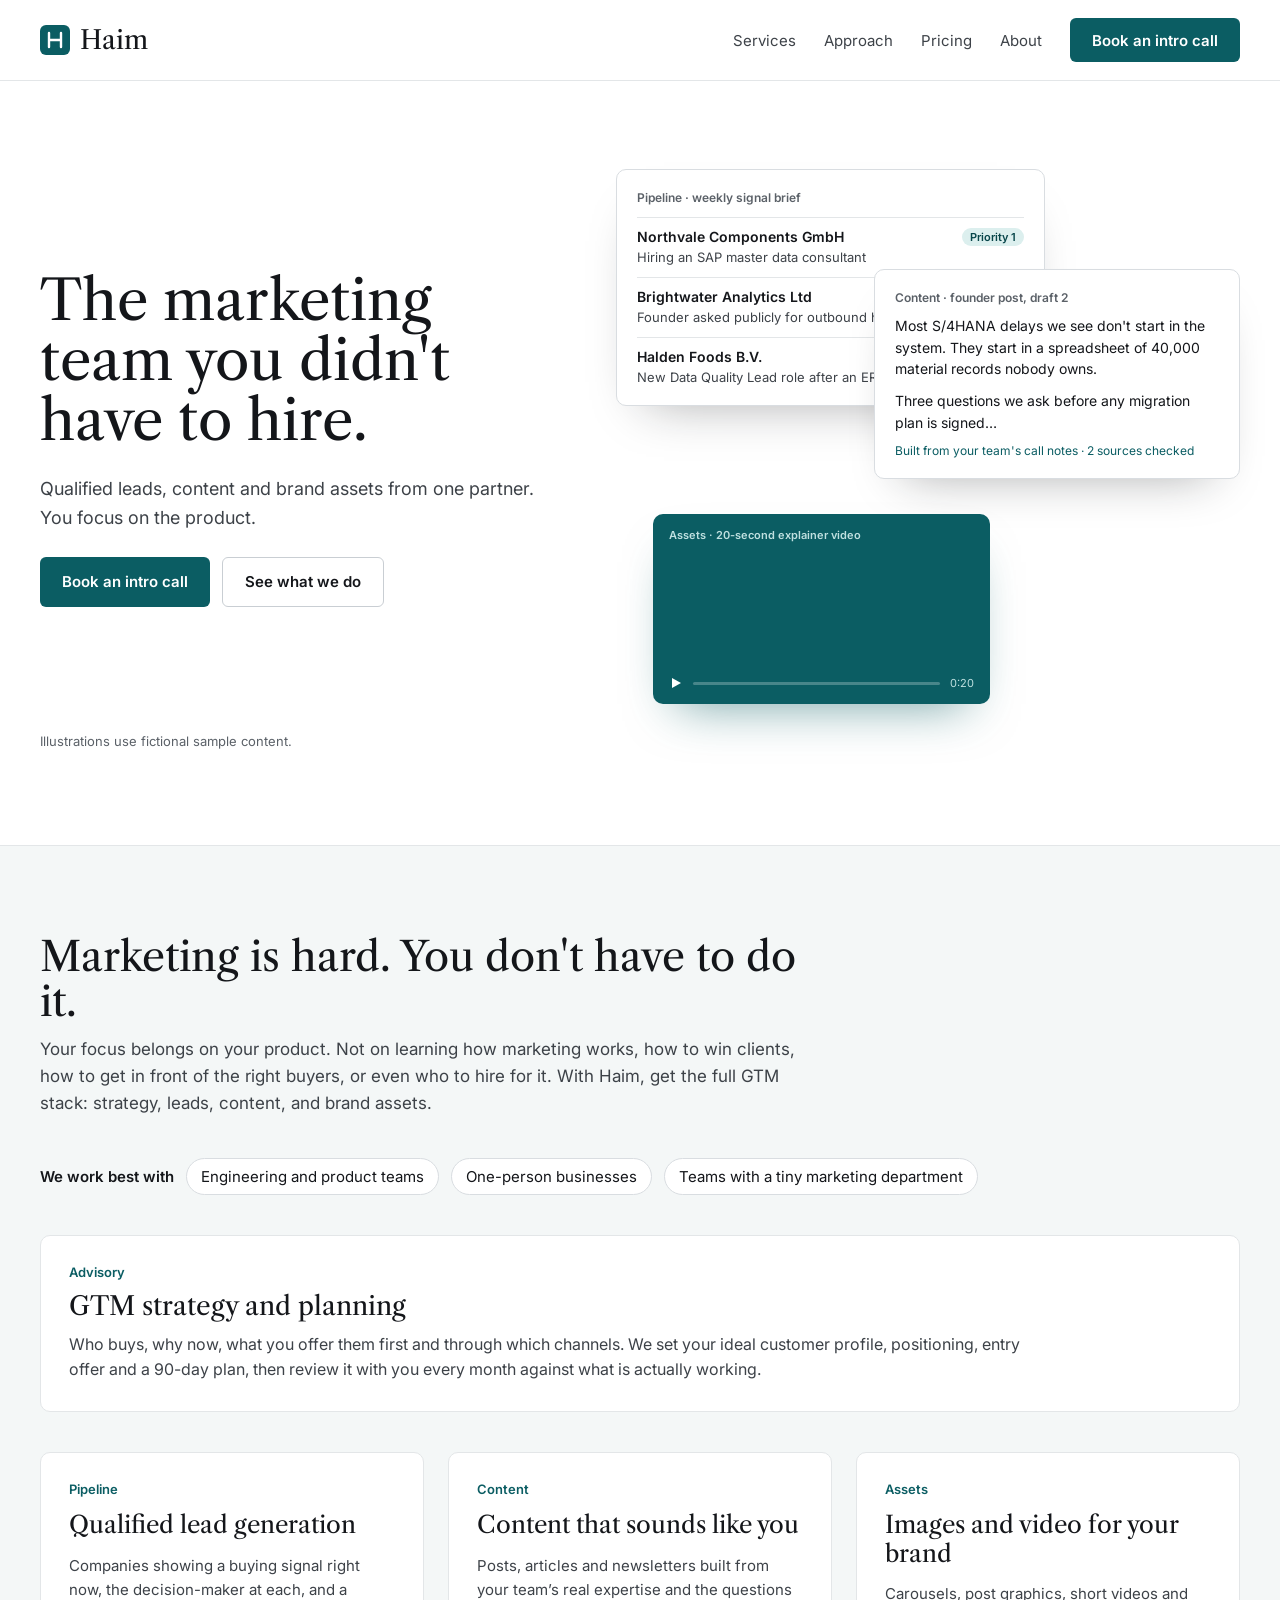
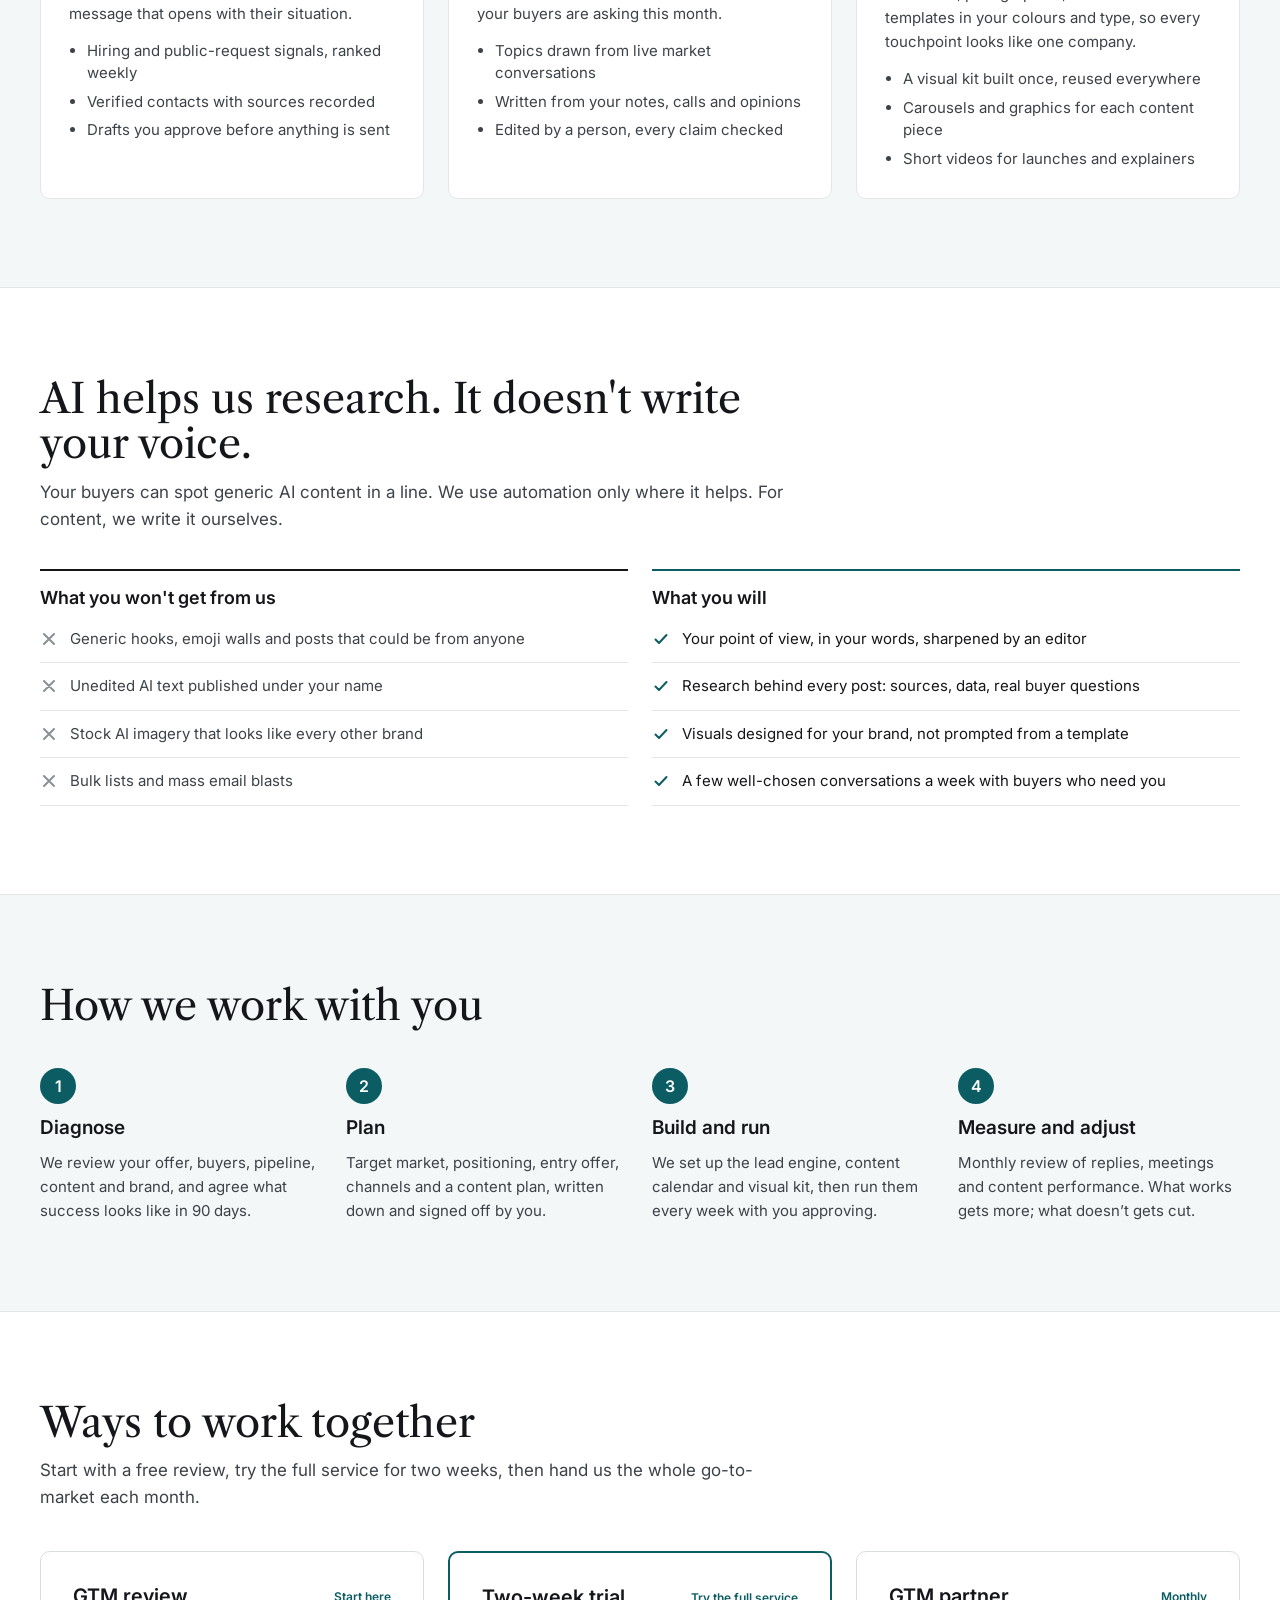
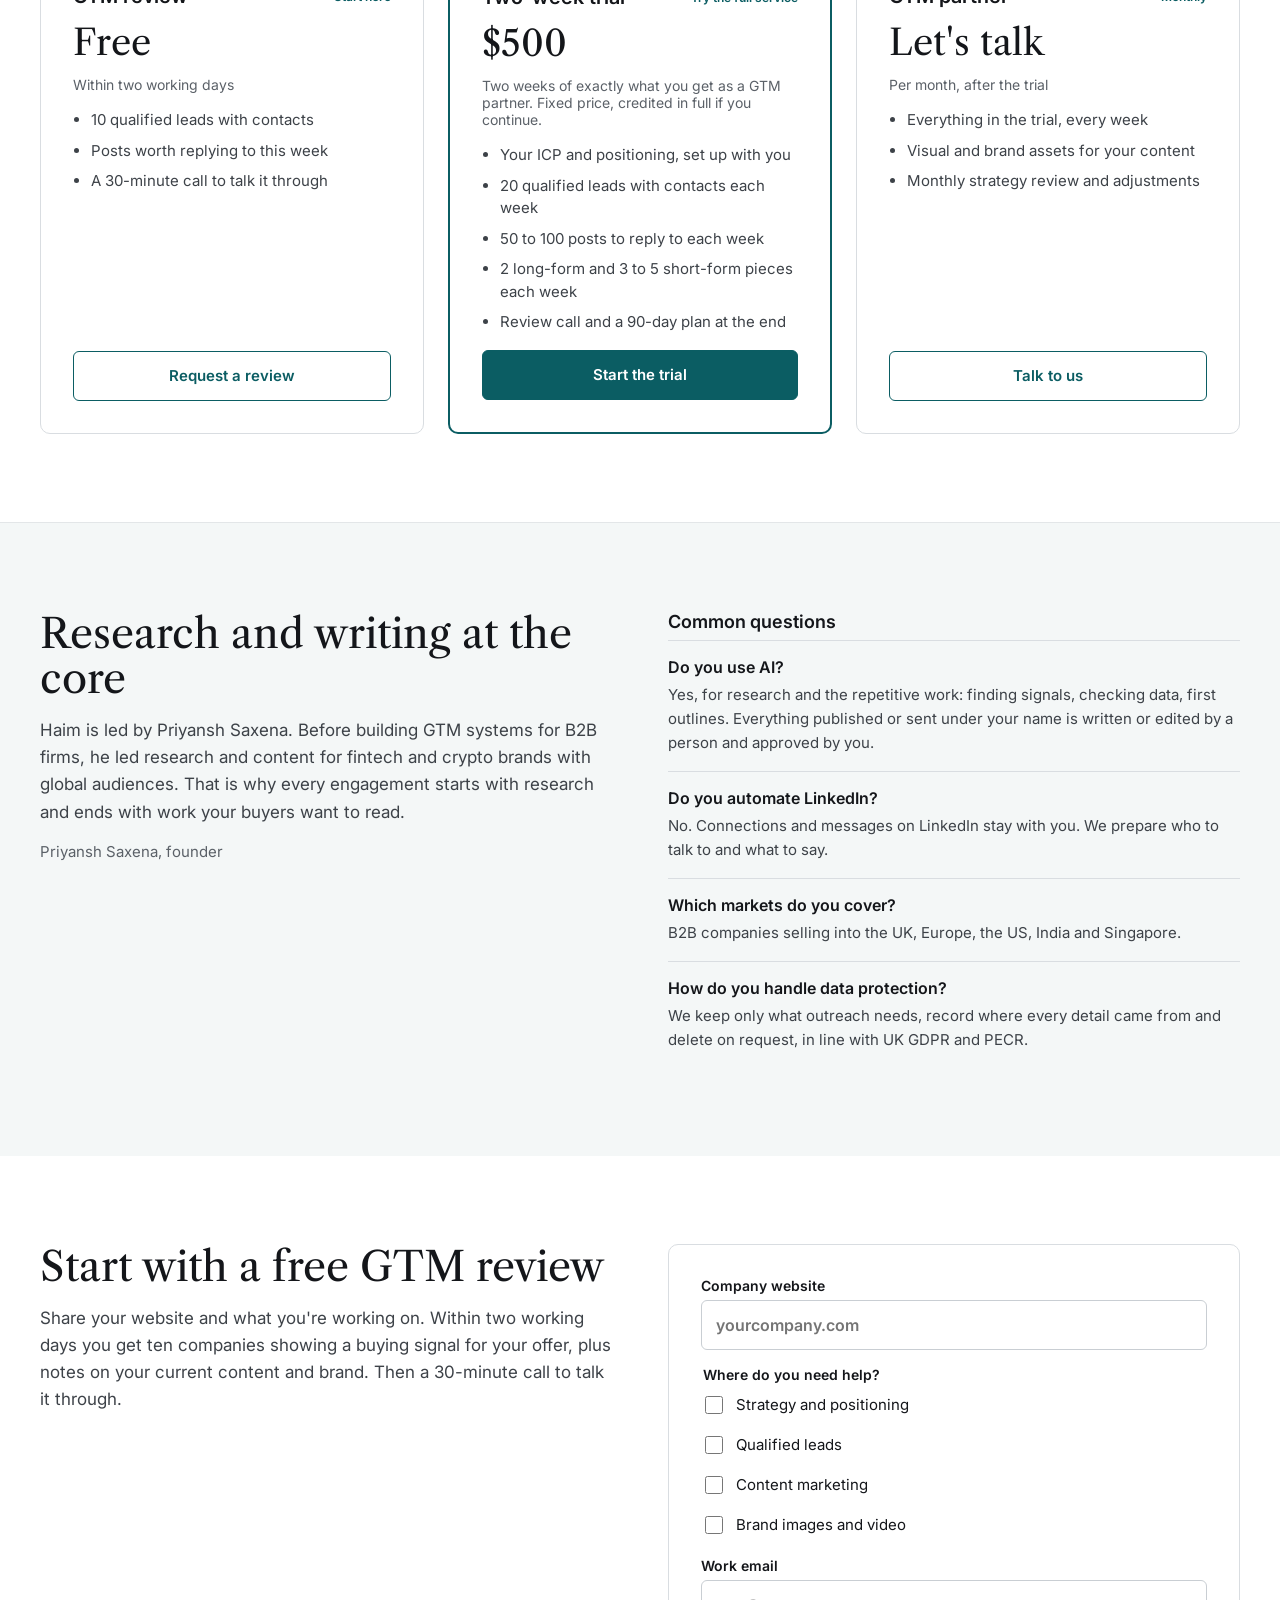
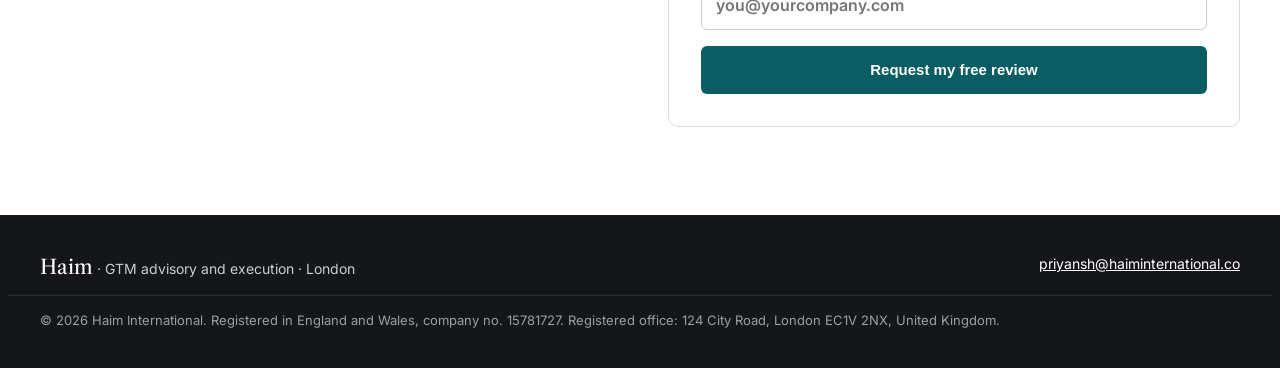
<file: index.html>
<!doctype html>
<html lang="en">
<head>
<meta charset="utf-8">
<meta name="viewport" content="width=device-width, initial-scale=1">
<title>Haim · The marketing team you didn't have to hire</title>
<meta name="description" content="Haim is a B2B GTM partner in London: qualified leads, content and brand assets from one team, so you can focus on the product.">
<meta property="og:title" content="Haim · The marketing team you didn't have to hire">
<meta property="og:description" content="Qualified leads, content and brand assets from one partner. You focus on the product.">
<meta property="og:type" content="website">
<meta property="og:url" content="https://www.haiminternational.com/">
<meta name="twitter:card" content="summary">
<link rel="preconnect" href="https://fonts.googleapis.com">
<link href="https://fonts.googleapis.com/css2?family=Libre+Caslon+Text:ital,wght@0,400;0,700;1,400&amp;family=Inter:wght@400;500;600&amp;display=swap" rel="stylesheet">
<style>
body{margin:0;background:#ffffff;color:#14161a;font-family:Inter,system-ui,sans-serif}
a{color:#0b5d63}a:hover{color:#08464a}
.serif{font-family:"Libre Caslon Text",Georgia,serif;font-weight:400}
.wrap{max-width:1200px;margin:0 auto;padding:0 32px}
.cols{display:grid;grid-template-columns:repeat(auto-fit,minmax(250px,1fr));gap:24px}
.hero{display:grid;grid-template-columns:minmax(0,5fr) minmax(0,6fr);gap:56px;align-items:center}
.stage{position:relative;height:540px}
.btn{display:inline-flex;align-items:center;justify-content:center;min-height:48px;padding:0 22px;border-radius:6px;font-weight:600;font-size:15px;text-decoration:none}
input,textarea{font:inherit;font-size:16px}
@media (max-width:900px){.hero{grid-template-columns:minmax(0,1fr)}}
.cap{opacity:0;animation:cap 9s infinite}.c2{animation-delay:3s}.c3{animation-delay:6s}
.prog{animation:prog 9s linear infinite}
@keyframes cap{0%{opacity:0;transform:translateY(8px)}5%,30%{opacity:1;transform:none}36%,100%{opacity:0}}
@keyframes prog{from{width:0}to{width:100%}}
@media (prefers-reduced-motion:reduce){.cap,.prog{animation:none}.c1{opacity:1}.prog{width:35%}}
@media (max-width:640px){.stage>div.vid{height:190px !important;position:relative !important;top:auto !important;left:auto !important}}
@media (max-width:640px){.wrap{padding:0 18px}.stage{height:auto;display:flex;flex-direction:column;gap:16px}.stage>div{position:static !important;width:auto !important;transform:none !important}}
</style>
<style>html{scroll-behavior:smooth}</style>
</head>
<body>
<div style="width: 100%; background: #ffffff;">

<header style="border-bottom: 1px solid #e3e6e8; background: #ffffff;">
<div class="wrap" style="display: flex; flex-wrap: wrap; align-items: center; justify-content: space-between; gap: 16px; padding-top: 18px; padding-bottom: 18px;">
<a href="#top" style="display: flex; align-items: center; gap: 10px; text-decoration: none; color: #14161a;">
<svg width="30" height="30" viewBox="0 0 30 30" aria-hidden="true"><rect width="30" height="30" rx="6" fill="#0b5d63"></rect><path d="M9 8v14M21 8v14M9 15h12" stroke="#ffffff" stroke-width="2.4" stroke-linecap="round"></path></svg>
<span class="serif" style="font-size: 26px;">Haim</span>
</a>
<nav aria-label="Main" style="display: flex; flex-wrap: wrap; align-items: center; gap: 28px; font-size: 15px;">
<a href="#services" style="color: #3d4248; text-decoration: none;">Services</a>
<a href="#approach" style="color: #3d4248; text-decoration: none;">Approach</a>
<a href="#pricing" style="color: #3d4248; text-decoration: none;">Pricing</a>
<a href="#about" style="color: #3d4248; text-decoration: none;">About</a>
<a href="#contact" class="btn" style="background: #0b5d63; color: #ffffff; min-height: 44px;">Book an intro call</a>
</nav>
</div>
</header>

<section id="top" style="padding: 88px 0 96px;">
<div class="wrap hero">
<div style="display: flex; flex-direction: column; gap: 24px;">
<h1 class="serif" style="margin: 0; font-size: clamp(36px, 4.4vw, 56px); line-height: 1.07; text-wrap: balance;">The marketing team you didn't have to hire.</h1>
<p style="margin: 0; font-size: 18px; line-height: 1.6; color: #3d4248; max-width: 34em;">Qualified leads, content and brand assets from one partner. You focus on the product.</p>
<div style="display: flex; flex-wrap: wrap; gap: 12px;">
<a href="#contact" class="btn" style="background: #0b5d63; color: #ffffff;">Book an intro call</a>
<a href="#services" class="btn" style="border: 1px solid #c9ced3; color: #14161a;">See what we do</a>
</div>
</div>

<div class="stage" role="img" aria-label="Three examples of Haim's work: a weekly lead brief, a LinkedIn post draft and a short branded explainer video">
<div style="position: absolute; left: 0; top: 0; width: 62%; padding: 20px; background: #ffffff; border: 1px solid #d9dde1; border-radius: 10px; box-shadow: 0 24px 50px -30px rgba(20,22,26,0.4); display: flex; flex-direction: column; gap: 12px;">
<span style="font-size: 12px; font-weight: 600; color: #5b6168;">Pipeline · weekly signal brief</span>

<div style="display: flex; flex-direction: column; gap: 3px; padding-top: 10px; border-top: 1px solid #e3e6e8;">
<div style="display: flex; justify-content: space-between; gap: 8px;"><span style="font-weight: 600; font-size: 14px;">Northvale Components GmbH</span><span style="font-size: 11px; font-weight: 600; padding: 2px 8px; border-radius: 999px; background: #dcefee; color: #08464a;">Priority 1</span></div>
<span style="font-size: 13px; color: #3d4248;">Hiring an SAP master data consultant</span>
</div>

<div style="display: flex; flex-direction: column; gap: 3px; padding-top: 10px; border-top: 1px solid #e3e6e8;">
<div style="display: flex; justify-content: space-between; gap: 8px;"><span style="font-weight: 600; font-size: 14px;">Brightwater Analytics Ltd</span><span style="font-size: 11px; font-weight: 600; padding: 2px 8px; border-radius: 999px; background: #dcefee; color: #08464a;">Priority 1</span></div>
<span style="font-size: 13px; color: #3d4248;">Founder asked publicly for outbound help</span>
</div>

<div style="display: flex; flex-direction: column; gap: 3px; padding-top: 10px; border-top: 1px solid #e3e6e8;">
<div style="display: flex; justify-content: space-between; gap: 8px;"><span style="font-weight: 600; font-size: 14px;">Halden Foods B.V.</span><span style="font-size: 11px; font-weight: 600; padding: 2px 8px; border-radius: 999px; background: #dcefee; color: #08464a;">Priority 2</span></div>
<span style="font-size: 13px; color: #3d4248;">New Data Quality Lead role after an ERP change</span>
</div>

</div>
<div style="position: absolute; right: 0; top: 100px; width: 52%; padding: 20px; background: #ffffff; border: 1px solid #d9dde1; border-radius: 10px; box-shadow: 0 24px 50px -30px rgba(20,22,26,0.4); display: flex; flex-direction: column; gap: 10px;">
<span style="font-size: 12px; font-weight: 600; color: #5b6168;">Content · founder post, draft 2</span>
<p style="margin: 0; font-size: 14px; line-height: 1.55;">Most S/4HANA delays we see don't start in the system. They start in a spreadsheet of 40,000 material records nobody owns.</p>
<p style="margin: 0; font-size: 14px; line-height: 1.55;">Three questions we ask before any migration plan is signed…</p>
<span style="font-size: 12px; color: #0b5d63;">Built from your team's call notes · 2 sources checked</span>
</div>
<div class="vid" style="position: absolute; left: 6%; top: 345px; width: 54%; height: 190px; border-radius: 10px; background: #0b5d63; color: #ffffff; overflow: hidden; box-shadow: 0 24px 50px -24px rgba(11,93,99,0.6);">
<span style="position: absolute; left: 16px; top: 14px; font-size: 11px; font-weight: 600; color: #bfe0e0;">Assets · 20-second explainer video</span>
<span class="cap c1 serif" style="position: absolute; left: 16px; right: 16px; top: 52px; font-size: 22px; line-height: 1.15;">Most S/4HANA delays start in a spreadsheet.</span>
<span class="cap c2 serif" style="position: absolute; left: 16px; right: 16px; top: 52px; font-size: 22px; line-height: 1.15;">40,000 material records. Nobody owns them.</span>
<span class="cap c3 serif" style="position: absolute; left: 16px; right: 16px; top: 52px; font-size: 22px; line-height: 1.15;">Fix the data first. Then migrate.</span>
<div style="position: absolute; left: 16px; right: 16px; bottom: 14px; display: flex; align-items: center; gap: 10px;">
<svg width="14" height="14" viewBox="0 0 14 14" aria-hidden="true" style="flex: none;"><path d="M3 2l9 5-9 5z" fill="#ffffff"></path></svg>
<div style="flex: 1; height: 3px; border-radius: 2px; background: rgba(255,255,255,0.25); overflow: hidden;"><div class="prog" style="height: 3px; width: 0; background: #ffffff;"></div></div>
<span style="font-size: 11px; color: #bfe0e0;">0:20</span>
</div>
</div>
</div>
</div>
<div class="wrap"><p style="margin: 24px 0 0; font-size: 13px; color: #5b6168;">Illustrations use fictional sample content.</p></div>
</section>

<section id="services" style="padding: 88px 0; background: #f4f7f7; border-top: 1px solid #e3e6e8; border-bottom: 1px solid #e3e6e8;">
<div class="wrap" style="display: flex; flex-direction: column; gap: 40px;">
<div style="display: flex; flex-direction: column; gap: 12px; max-width: 760px;">
<h2 class="serif" style="margin: 0; font-size: clamp(30px, 3.2vw, 42px); line-height: 1.1;">Marketing is hard. You don't have to do it.</h2>
<p style="margin: 0; font-size: 17px; line-height: 1.6; color: #3d4248;">Your focus belongs on your product. Not on learning how marketing works, how to win clients, how to get in front of the right buyers, or even who to hire for it. With Haim, get the full GTM stack: strategy, leads, content, and brand assets.</p>
</div>
<div style="display: flex; flex-wrap: wrap; align-items: center; gap: 12px;">
<span style="font-size: 15px; font-weight: 600;">We work best with</span>
<span style="padding: 8px 14px; border-radius: 999px; background: #ffffff; border: 1px solid #d9dde1; font-size: 15px;">Engineering and product teams</span>
<span style="padding: 8px 14px; border-radius: 999px; background: #ffffff; border: 1px solid #d9dde1; font-size: 15px;">One-person businesses</span>
<span style="padding: 8px 14px; border-radius: 999px; background: #ffffff; border: 1px solid #d9dde1; font-size: 15px;">Teams with a tiny marketing department</span>
</div>
<div style="display: flex; flex-direction: column; gap: 10px; padding: 28px; background: #ffffff; border: 1px solid #e3e6e8; border-radius: 10px;">
<span style="font-size: 13px; font-weight: 600; color: #0b5d63;">Advisory</span>
<h3 class="serif" style="margin: 0; font-size: 26px;">GTM strategy and planning</h3>
<p style="margin: 0; font-size: 16px; line-height: 1.6; color: #3d4248; max-width: 60em;">Who buys, why now, what you offer them first and through which channels. We set your ideal customer profile, positioning, entry offer and a 90-day plan, then review it with you every month against what is actually working.</p>
</div>
<div class="cols">

<div style="display: flex; flex-direction: column; gap: 14px; padding: 28px; background: #ffffff; border: 1px solid #e3e6e8; border-radius: 10px;">
<span style="font-size: 13px; font-weight: 600; color: #0b5d63;">Pipeline</span>
<h3 class="serif" style="margin: 0; font-size: 24px; line-height: 1.2;">Qualified lead generation</h3>
<p style="margin: 0; font-size: 15px; line-height: 1.6; color: #3d4248;">Companies showing a buying signal right now, the decision-maker at each, and a message that opens with their situation.</p>
<ul style="margin: 0; padding-left: 18px; display: flex; flex-direction: column; gap: 6px; font-size: 15px; line-height: 1.5; color: #3d4248;">
<li>Hiring and public-request signals, ranked weekly</li><li>Verified contacts with sources recorded</li><li>Drafts you approve before anything is sent</li>
</ul>
</div>

<div style="display: flex; flex-direction: column; gap: 14px; padding: 28px; background: #ffffff; border: 1px solid #e3e6e8; border-radius: 10px;">
<span style="font-size: 13px; font-weight: 600; color: #0b5d63;">Content</span>
<h3 class="serif" style="margin: 0; font-size: 24px; line-height: 1.2;">Content that sounds like you</h3>
<p style="margin: 0; font-size: 15px; line-height: 1.6; color: #3d4248;">Posts, articles and newsletters built from your team’s real expertise and the questions your buyers are asking this month.</p>
<ul style="margin: 0; padding-left: 18px; display: flex; flex-direction: column; gap: 6px; font-size: 15px; line-height: 1.5; color: #3d4248;">
<li>Topics drawn from live market conversations</li><li>Written from your notes, calls and opinions</li><li>Edited by a person, every claim checked</li>
</ul>
</div>

<div style="display: flex; flex-direction: column; gap: 14px; padding: 28px; background: #ffffff; border: 1px solid #e3e6e8; border-radius: 10px;">
<span style="font-size: 13px; font-weight: 600; color: #0b5d63;">Assets</span>
<h3 class="serif" style="margin: 0; font-size: 24px; line-height: 1.2;">Images and video for your brand</h3>
<p style="margin: 0; font-size: 15px; line-height: 1.6; color: #3d4248;">Carousels, post graphics, short videos and templates in your colours and type, so every touchpoint looks like one company.</p>
<ul style="margin: 0; padding-left: 18px; display: flex; flex-direction: column; gap: 6px; font-size: 15px; line-height: 1.5; color: #3d4248;">
<li>A visual kit built once, reused everywhere</li><li>Carousels and graphics for each content piece</li><li>Short videos for launches and explainers</li>
</ul>
</div>

</div>
</div>
</section>

<section style="padding: 88px 0;">
<div class="wrap" style="display: flex; flex-direction: column; gap: 36px;">
<div style="display: flex; flex-direction: column; gap: 12px; max-width: 760px;">
<h2 class="serif" style="margin: 0; font-size: clamp(30px, 3.2vw, 42px); line-height: 1.1;">AI helps us research. It doesn't write your voice.</h2>
<p style="margin: 0; font-size: 17px; line-height: 1.6; color: #3d4248;">Your buyers can spot generic AI content in a line. We use automation only where it helps. For content, we write it ourselves.</p>
</div>
<div style="display: grid; grid-template-columns: repeat(auto-fit, minmax(300px, 1fr)); gap: 24px;">
<div style="display: flex; flex-direction: column; gap: 0; border-top: 2px solid #14161a;">
<h3 style="margin: 16px 0 8px; font-size: 18px; font-weight: 600;">What you won't get from us</h3>

<div style="display: flex; gap: 12px; padding: 12px 0; border-bottom: 1px solid #e3e6e8; font-size: 15px; line-height: 1.5; color: #3d4248;">
<svg width="18" height="18" viewBox="0 0 18 18" aria-hidden="true" style="flex: none; margin-top: 2px;"><path d="M4 4l10 10M14 4L4 14" stroke="#8a9096" stroke-width="2" stroke-linecap="round"></path></svg>
<span>Generic hooks, emoji walls and posts that could be from anyone</span>
</div>

<div style="display: flex; gap: 12px; padding: 12px 0; border-bottom: 1px solid #e3e6e8; font-size: 15px; line-height: 1.5; color: #3d4248;">
<svg width="18" height="18" viewBox="0 0 18 18" aria-hidden="true" style="flex: none; margin-top: 2px;"><path d="M4 4l10 10M14 4L4 14" stroke="#8a9096" stroke-width="2" stroke-linecap="round"></path></svg>
<span>Unedited AI text published under your name</span>
</div>

<div style="display: flex; gap: 12px; padding: 12px 0; border-bottom: 1px solid #e3e6e8; font-size: 15px; line-height: 1.5; color: #3d4248;">
<svg width="18" height="18" viewBox="0 0 18 18" aria-hidden="true" style="flex: none; margin-top: 2px;"><path d="M4 4l10 10M14 4L4 14" stroke="#8a9096" stroke-width="2" stroke-linecap="round"></path></svg>
<span>Stock AI imagery that looks like every other brand</span>
</div>

<div style="display: flex; gap: 12px; padding: 12px 0; border-bottom: 1px solid #e3e6e8; font-size: 15px; line-height: 1.5; color: #3d4248;">
<svg width="18" height="18" viewBox="0 0 18 18" aria-hidden="true" style="flex: none; margin-top: 2px;"><path d="M4 4l10 10M14 4L4 14" stroke="#8a9096" stroke-width="2" stroke-linecap="round"></path></svg>
<span>Bulk lists and mass email blasts</span>
</div>

</div>
<div style="display: flex; flex-direction: column; gap: 0; border-top: 2px solid #0b5d63;">
<h3 style="margin: 16px 0 8px; font-size: 18px; font-weight: 600;">What you will</h3>

<div style="display: flex; gap: 12px; padding: 12px 0; border-bottom: 1px solid #e3e6e8; font-size: 15px; line-height: 1.5; color: #14161a;">
<svg width="18" height="18" viewBox="0 0 18 18" aria-hidden="true" style="flex: none; margin-top: 2px;"><path d="M3.5 9.5l3.5 3.5 7.5-8" stroke="#0b5d63" stroke-width="2" fill="none" stroke-linecap="round" stroke-linejoin="round"></path></svg>
<span>Your point of view, in your words, sharpened by an editor</span>
</div>

<div style="display: flex; gap: 12px; padding: 12px 0; border-bottom: 1px solid #e3e6e8; font-size: 15px; line-height: 1.5; color: #14161a;">
<svg width="18" height="18" viewBox="0 0 18 18" aria-hidden="true" style="flex: none; margin-top: 2px;"><path d="M3.5 9.5l3.5 3.5 7.5-8" stroke="#0b5d63" stroke-width="2" fill="none" stroke-linecap="round" stroke-linejoin="round"></path></svg>
<span>Research behind every post: sources, data, real buyer questions</span>
</div>

<div style="display: flex; gap: 12px; padding: 12px 0; border-bottom: 1px solid #e3e6e8; font-size: 15px; line-height: 1.5; color: #14161a;">
<svg width="18" height="18" viewBox="0 0 18 18" aria-hidden="true" style="flex: none; margin-top: 2px;"><path d="M3.5 9.5l3.5 3.5 7.5-8" stroke="#0b5d63" stroke-width="2" fill="none" stroke-linecap="round" stroke-linejoin="round"></path></svg>
<span>Visuals designed for your brand, not prompted from a template</span>
</div>

<div style="display: flex; gap: 12px; padding: 12px 0; border-bottom: 1px solid #e3e6e8; font-size: 15px; line-height: 1.5; color: #14161a;">
<svg width="18" height="18" viewBox="0 0 18 18" aria-hidden="true" style="flex: none; margin-top: 2px;"><path d="M3.5 9.5l3.5 3.5 7.5-8" stroke="#0b5d63" stroke-width="2" fill="none" stroke-linecap="round" stroke-linejoin="round"></path></svg>
<span>A few well-chosen conversations a week with buyers who need you</span>
</div>

</div>
</div>
</div>
</section>

<section id="approach" style="padding: 88px 0; background: #f4f7f7; border-top: 1px solid #e3e6e8; border-bottom: 1px solid #e3e6e8;">
<div class="wrap" style="display: flex; flex-direction: column; gap: 40px;">
<h2 class="serif" style="margin: 0; font-size: clamp(30px, 3.2vw, 42px); line-height: 1.1;">How we work with you</h2>
<div class="cols">

<div style="display: flex; flex-direction: column; gap: 12px;">
<span style="display: inline-flex; width: 36px; height: 36px; align-items: center; justify-content: center; border-radius: 50%; background: #0b5d63; color: #ffffff; font-weight: 600;">1</span>
<h3 style="margin: 0; font-size: 19px; font-weight: 600;">Diagnose</h3>
<p style="margin: 0; font-size: 15px; line-height: 1.6; color: #3d4248;">We review your offer, buyers, pipeline, content and brand, and agree what success looks like in 90 days.</p>
</div>

<div style="display: flex; flex-direction: column; gap: 12px;">
<span style="display: inline-flex; width: 36px; height: 36px; align-items: center; justify-content: center; border-radius: 50%; background: #0b5d63; color: #ffffff; font-weight: 600;">2</span>
<h3 style="margin: 0; font-size: 19px; font-weight: 600;">Plan</h3>
<p style="margin: 0; font-size: 15px; line-height: 1.6; color: #3d4248;">Target market, positioning, entry offer, channels and a content plan, written down and signed off by you.</p>
</div>

<div style="display: flex; flex-direction: column; gap: 12px;">
<span style="display: inline-flex; width: 36px; height: 36px; align-items: center; justify-content: center; border-radius: 50%; background: #0b5d63; color: #ffffff; font-weight: 600;">3</span>
<h3 style="margin: 0; font-size: 19px; font-weight: 600;">Build and run</h3>
<p style="margin: 0; font-size: 15px; line-height: 1.6; color: #3d4248;">We set up the lead engine, content calendar and visual kit, then run them every week with you approving.</p>
</div>

<div style="display: flex; flex-direction: column; gap: 12px;">
<span style="display: inline-flex; width: 36px; height: 36px; align-items: center; justify-content: center; border-radius: 50%; background: #0b5d63; color: #ffffff; font-weight: 600;">4</span>
<h3 style="margin: 0; font-size: 19px; font-weight: 600;">Measure and adjust</h3>
<p style="margin: 0; font-size: 15px; line-height: 1.6; color: #3d4248;">Monthly review of replies, meetings and content performance. What works gets more; what doesn’t gets cut.</p>
</div>

</div>
</div>
</section>

<section id="pricing" style="padding: 88px 0;">
<div class="wrap" style="display: flex; flex-direction: column; gap: 40px;">
<div style="display: flex; flex-direction: column; gap: 12px; max-width: 720px;">
<h2 class="serif" style="margin: 0; font-size: clamp(30px, 3.2vw, 42px); line-height: 1.1;">Ways to work together</h2>
<p style="margin: 0; font-size: 17px; line-height: 1.6; color: #3d4248;">Start with a free review, try the full service for two weeks, then hand us the whole go-to-market each month.</p>
</div>
<div class="cols">

<div style="display: flex; flex-direction: column; gap: 16px; padding: 32px; border-radius: 10px; border: 1px solid #d9dde1; background: #ffffff;">
<div style="display: flex; justify-content: space-between; align-items: center; gap: 8px; flex-wrap: wrap;">
<h3 style="margin: 0; font-size: 20px; font-weight: 600;">GTM review</h3>
<span style="font-size: 12px; font-weight: 600; color: #0b5d63;">Start here</span>
</div>
<span class="serif" style="font-size: 36px; line-height: 1;">Free</span>
<span style="font-size: 14px; color: #5b6168;">Within two working days</span>
<ul style="margin: 0; padding-left: 18px; display: flex; flex-direction: column; gap: 8px; font-size: 15px; line-height: 1.5; color: #3d4248;">
<li>10 qualified leads with contacts</li><li>Posts worth replying to this week</li><li>A 30-minute call to talk it through</li>
</ul>
<a href="#contact" class="btn" style="margin-top: auto; background: #ffffff; color: #0b5d63; border: 1px solid #0b5d63;">Request a review</a>
</div>

<div style="display: flex; flex-direction: column; gap: 16px; padding: 32px; border-radius: 10px; border: 2px solid #0b5d63; background: #ffffff;">
<div style="display: flex; justify-content: space-between; align-items: center; gap: 8px; flex-wrap: wrap;">
<h3 style="margin: 0; font-size: 20px; font-weight: 600;">Two-week trial</h3>
<span style="font-size: 12px; font-weight: 600; color: #0b5d63;">Try the full service</span>
</div>
<span class="serif" style="font-size: 36px; line-height: 1;">$500</span>
<span style="font-size: 14px; color: #5b6168;">Two weeks of exactly what you get as a GTM partner. Fixed price, credited in full if you continue.</span>
<ul style="margin: 0; padding-left: 18px; display: flex; flex-direction: column; gap: 8px; font-size: 15px; line-height: 1.5; color: #3d4248;">
<li>Your ICP and positioning, set up with you</li><li>20 qualified leads with contacts each week</li><li>50 to 100 posts to reply to each week</li><li>2 long-form and 3 to 5 short-form pieces each week</li><li>Review call and a 90-day plan at the end</li>
</ul>
<a href="#contact" class="btn" style="margin-top: auto; background: #0b5d63; color: #ffffff; border: 1px solid #0b5d63;">Start the trial</a>
</div>

<div style="display: flex; flex-direction: column; gap: 16px; padding: 32px; border-radius: 10px; border: 1px solid #d9dde1; background: #ffffff;">
<div style="display: flex; justify-content: space-between; align-items: center; gap: 8px; flex-wrap: wrap;">
<h3 style="margin: 0; font-size: 20px; font-weight: 600;">GTM partner</h3>
<span style="font-size: 12px; font-weight: 600; color: #0b5d63;">Monthly</span>
</div>
<span class="serif" style="font-size: 36px; line-height: 1;">Let's talk</span>
<span style="font-size: 14px; color: #5b6168;">Per month, after the trial</span>
<ul style="margin: 0; padding-left: 18px; display: flex; flex-direction: column; gap: 8px; font-size: 15px; line-height: 1.5; color: #3d4248;">
<li>Everything in the trial, every week</li><li>Visual and brand assets for your content</li><li>Monthly strategy review and adjustments</li>
</ul>
<a href="#contact" class="btn" style="margin-top: auto; background: #ffffff; color: #0b5d63; border: 1px solid #0b5d63;">Talk to us</a>
</div>

</div>
</div>
</section>

<section id="about" style="padding: 88px 0; background: #f4f7f7; border-top: 1px solid #e3e6e8;">
<div class="wrap" style="display: grid; grid-template-columns: repeat(auto-fit, minmax(300px, 1fr)); gap: 56px;">
<div style="display: flex; flex-direction: column; gap: 16px;">
<h2 class="serif" style="margin: 0; font-size: clamp(30px, 3.2vw, 42px); line-height: 1.1;">Research and writing at the core</h2>
<p style="margin: 0; font-size: 17px; line-height: 1.6; color: #3d4248;">Haim is led by Priyansh Saxena. Before building GTM systems for B2B firms, he led research and content for fintech and crypto brands with global audiences. That is why every engagement starts with research and ends with work your buyers want to read.</p>
<p style="margin: 0; font-size: 15px; color: #5b6168;">Priyansh Saxena, founder</p>
</div>
<div style="display: flex; flex-direction: column; gap: 0;">
<h3 style="margin: 0 0 8px; font-size: 18px; font-weight: 600;">Common questions</h3>

<div style="display: flex; flex-direction: column; gap: 6px; padding: 16px 0; border-top: 1px solid #d9dde1;">
<span style="font-size: 16px; font-weight: 600;">Do you use AI?</span>
<span style="font-size: 15px; line-height: 1.6; color: #3d4248;">Yes, for research and the repetitive work: finding signals, checking data, first outlines. Everything published or sent under your name is written or edited by a person and approved by you.</span>
</div>

<div style="display: flex; flex-direction: column; gap: 6px; padding: 16px 0; border-top: 1px solid #d9dde1;">
<span style="font-size: 16px; font-weight: 600;">Do you automate LinkedIn?</span>
<span style="font-size: 15px; line-height: 1.6; color: #3d4248;">No. Connections and messages on LinkedIn stay with you. We prepare who to talk to and what to say.</span>
</div>

<div style="display: flex; flex-direction: column; gap: 6px; padding: 16px 0; border-top: 1px solid #d9dde1;">
<span style="font-size: 16px; font-weight: 600;">Which markets do you cover?</span>
<span style="font-size: 15px; line-height: 1.6; color: #3d4248;">B2B companies selling into the UK, Europe, the US, India and Singapore.</span>
</div>

<div style="display: flex; flex-direction: column; gap: 6px; padding: 16px 0; border-top: 1px solid #d9dde1;">
<span style="font-size: 16px; font-weight: 600;">How do you handle data protection?</span>
<span style="font-size: 15px; line-height: 1.6; color: #3d4248;">We keep only what outreach needs, record where every detail came from and delete on request, in line with UK GDPR and PECR.</span>
</div>

</div>
</div>
</section>

<section id="contact" style="padding: 88px 0;">
<div class="wrap" style="display: grid; grid-template-columns: repeat(auto-fit, minmax(300px, 1fr)); gap: 56px; align-items: start;">
<div style="display: flex; flex-direction: column; gap: 16px;">
<h2 class="serif" style="margin: 0; font-size: clamp(30px, 3.2vw, 42px); line-height: 1.1;">Start with a free GTM review</h2>
<p style="margin: 0; font-size: 17px; line-height: 1.6; color: #3d4248;">Share your website and what you're working on. Within two working days you get ten companies showing a buying signal for your offer, plus notes on your current content and brand. Then a 30-minute call to talk it through.</p>
</div>
<form action="https://formspree.io/f/mdegpegk" method="POST" style="display: flex; flex-direction: column; gap: 16px; padding: 32px; border: 1px solid #d9dde1; border-radius: 10px;">
<label for="site" style="display: flex; flex-direction: column; gap: 6px; font-size: 14px; font-weight: 600;">Company website
<input id="site" name="website" type="text" required placeholder="yourcompany.com" style="min-height: 48px; padding: 0 14px; border: 1px solid #c9ced3; border-radius: 6px;"></input></label>
<fieldset style="margin: 0; padding: 0; border: 0; display: flex; flex-direction: column; gap: 8px;">
<legend style="font-size: 14px; font-weight: 600; margin-bottom: 6px;">Where do you need help?</legend>
<label for="n1" style="display: flex; align-items: center; gap: 10px; min-height: 32px; font-size: 15px;"><input id="n1" name="needs" value="Strategy and positioning" type="checkbox" style="width: 18px; height: 18px;"></input>Strategy and positioning</label>
<label for="n2" style="display: flex; align-items: center; gap: 10px; min-height: 32px; font-size: 15px;"><input id="n2" name="needs" value="Qualified leads" type="checkbox" style="width: 18px; height: 18px;"></input>Qualified leads</label>
<label for="n3" style="display: flex; align-items: center; gap: 10px; min-height: 32px; font-size: 15px;"><input id="n3" name="needs" value="Content marketing" type="checkbox" style="width: 18px; height: 18px;"></input>Content marketing</label>
<label for="n4" style="display: flex; align-items: center; gap: 10px; min-height: 32px; font-size: 15px;"><input id="n4" name="needs" value="Brand images and video" type="checkbox" style="width: 18px; height: 18px;"></input>Brand images and video</label>
</fieldset>
<label for="mail" style="display: flex; flex-direction: column; gap: 6px; font-size: 14px; font-weight: 600;">Work email
<input id="mail" name="email" type="email" required placeholder="you@yourcompany.com" style="min-height: 48px; padding: 0 14px; border: 1px solid #c9ced3; border-radius: 6px;"></input></label>
<button type="submit" class="btn" style="border: 0; background: #0b5d63; color: #ffffff; cursor: pointer;">Request my free review</button>
</form>
</div>
</section>

<footer style="padding: 40px 0; background: #14161a; color: #c9ced3;">
<div class="wrap" style="display: flex; flex-wrap: wrap; justify-content: space-between; gap: 16px; font-size: 14px;">
<span><span class="serif" style="font-size: 20px; color: #ffffff;">Haim</span> · GTM advisory and execution · London</span>
<a href="mailto:priyansh@haiminternational.co" style="color: #ffffff;">priyansh@haiminternational.co</a>
</div>
<div class="wrap" style="margin-top: 16px; padding-top: 16px; border-top: 1px solid #2c3036; font-size: 13px; color: #9aa0a6;">
<span>© 2026 Haim International. Registered in England and Wales, company no. 15781727. Registered office: 124 City Road, London EC1V 2NX, United Kingdom.</span>
</div>
</footer>

</div>
</body>
</html>
</file>
